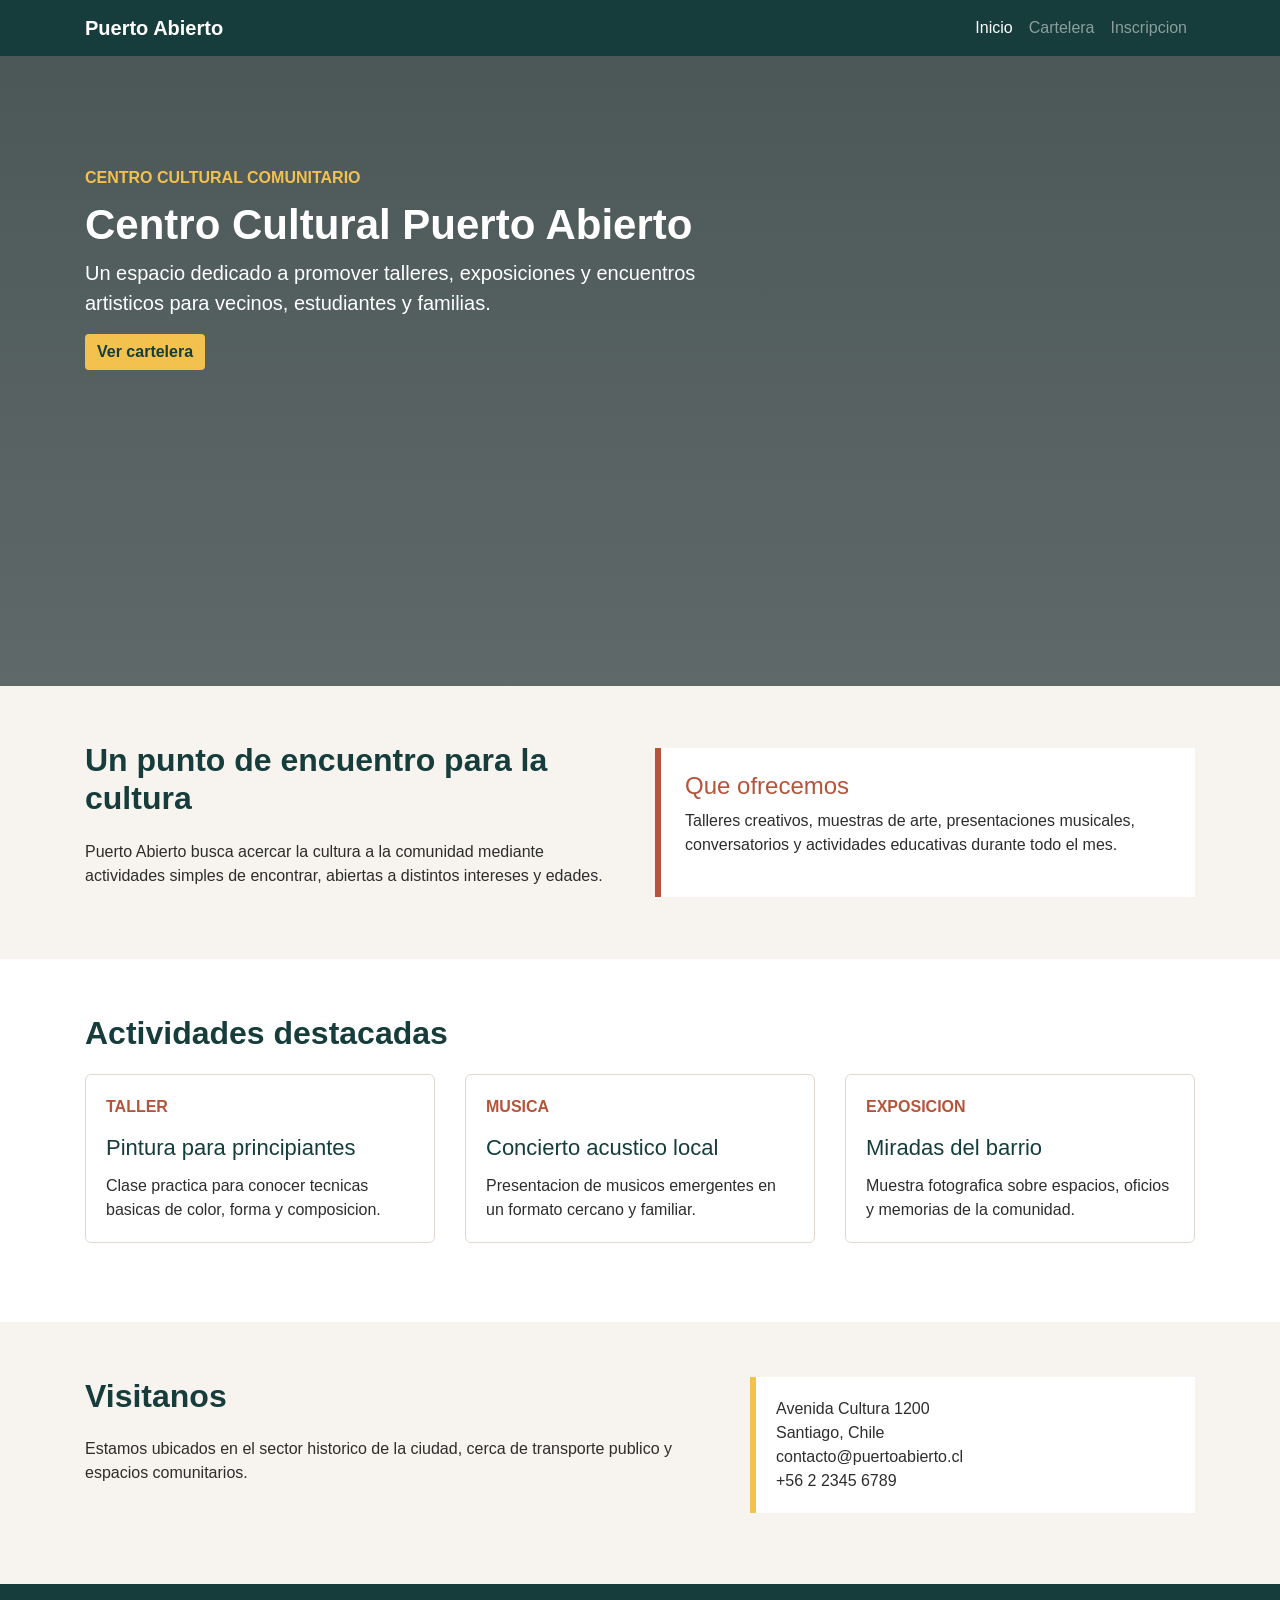
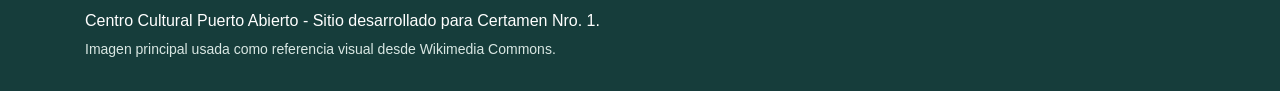
<file: index.html>
<!DOCTYPE html>
<html lang="es">
<head>
    <meta charset="UTF-8">
    <meta name="viewport" content="width=device-width, initial-scale=1.0">
    <title>Centro Cultural Puerto Abierto</title>
    <link rel="stylesheet" href="https://stackpath.bootstrapcdn.com/bootstrap/4.0.0/css/bootstrap.min.css">
    <link rel="stylesheet" href="css/estilos.css">
</head>
<body>
    <header>
        <nav class="navbar navbar-expand-lg navbar-dark bg-principal">
            <div class="container">
                <a class="navbar-brand" href="index.html">Puerto Abierto</a>
                <button class="navbar-toggler" type="button" data-toggle="collapse" data-target="#menuPrincipal" aria-controls="menuPrincipal" aria-expanded="false" aria-label="Abrir menu">
                    <span class="navbar-toggler-icon"></span>
                </button>

                <div class="collapse navbar-collapse" id="menuPrincipal">
                    <div class="navbar-nav ml-auto">
                        <a class="nav-item nav-link active" href="index.html" aria-current="page">Inicio</a>
                        <a class="nav-item nav-link" href="cartelera.html">Cartelera</a>
                        <a class="nav-item nav-link" href="inscripcion.html">Inscripcion</a>
                    </div>
                </div>
            </div>
        </nav>
    </header>

    <main>
        <section class="bienvenida">
            <div class="container">
                <div class="row">
                    <div class="col-12 col-md-8 col-lg-7">
                        <p class="texto-etiqueta">Centro cultural comunitario</p>
                        <h1>Centro Cultural Puerto Abierto</h1>
                        <p class="lead">Un espacio dedicado a promover talleres, exposiciones y encuentros artisticos para vecinos, estudiantes y familias.</p>
                        <a class="btn btn-destacado" href="cartelera.html">Ver cartelera</a>
                    </div>
                </div>
            </div>
        </section>

        <section class="seccion">
            <div class="container">
                <div class="row align-items-center">
                    <div class="col-12 col-md-6">
                        <h2>Un punto de encuentro para la cultura</h2>
                        <p>Puerto Abierto busca acercar la cultura a la comunidad mediante actividades simples de encontrar, abiertas a distintos intereses y edades.</p>
                    </div>
                    <div class="col-12 col-md-6">
                        <div class="bloque-informacion">
                            <h3>Que ofrecemos</h3>
                            <p>Talleres creativos, muestras de arte, presentaciones musicales, conversatorios y actividades educativas durante todo el mes.</p>
                        </div>
                    </div>
                </div>
            </div>
        </section>

        <section class="seccion seccion-clara">
            <div class="container">
                <h2>Actividades destacadas</h2>
                <div class="row">
                    <article class="col-12 col-md-4 mb-4">
                        <div class="card h-100">
                            <div class="card-body">
                                <p class="categoria">Taller</p>
                                <h3 class="card-title">Pintura para principiantes</h3>
                                <p class="card-text">Clase practica para conocer tecnicas basicas de color, forma y composicion.</p>
                            </div>
                        </div>
                    </article>

                    <article class="col-12 col-md-4 mb-4">
                        <div class="card h-100">
                            <div class="card-body">
                                <p class="categoria">Musica</p>
                                <h3 class="card-title">Concierto acustico local</h3>
                                <p class="card-text">Presentacion de musicos emergentes en un formato cercano y familiar.</p>
                            </div>
                        </div>
                    </article>

                    <article class="col-12 col-md-4 mb-4">
                        <div class="card h-100">
                            <div class="card-body">
                                <p class="categoria">Exposicion</p>
                                <h3 class="card-title">Miradas del barrio</h3>
                                <p class="card-text">Muestra fotografica sobre espacios, oficios y memorias de la comunidad.</p>
                            </div>
                        </div>
                    </article>
                </div>
            </div>
        </section>

        <section class="seccion">
            <div class="container">
                <div class="row">
                    <div class="col-12 col-md-7">
                        <h2>Visitanos</h2>
                        <p>Estamos ubicados en el sector historico de la ciudad, cerca de transporte publico y espacios comunitarios.</p>
                    </div>
                    <div class="col-12 col-md-5">
                        <address class="datos-contacto">
                            Avenida Cultura 1200<br>
                            Santiago, Chile<br>
                            contacto@puertoabierto.cl<br>
                            +56 2 2345 6789
                        </address>
                    </div>
                </div>
            </div>
        </section>
    </main>

    <footer class="footer">
        <div class="container">
            <p>Centro Cultural Puerto Abierto - Sitio desarrollado para Certamen Nro. 1.</p>
            <p class="referencia-imagen">Imagen principal usada como referencia visual desde Wikimedia Commons.</p>
        </div>
    </footer>

    <script src="https://code.jquery.com/jquery-3.2.1.slim.min.js"></script>
    <script src="https://cdnjs.cloudflare.com/ajax/libs/popper.js/1.12.9/umd/popper.min.js"></script>
    <script src="https://stackpath.bootstrapcdn.com/bootstrap/4.0.0/js/bootstrap.min.js"></script>
</body>
</html>
</file>
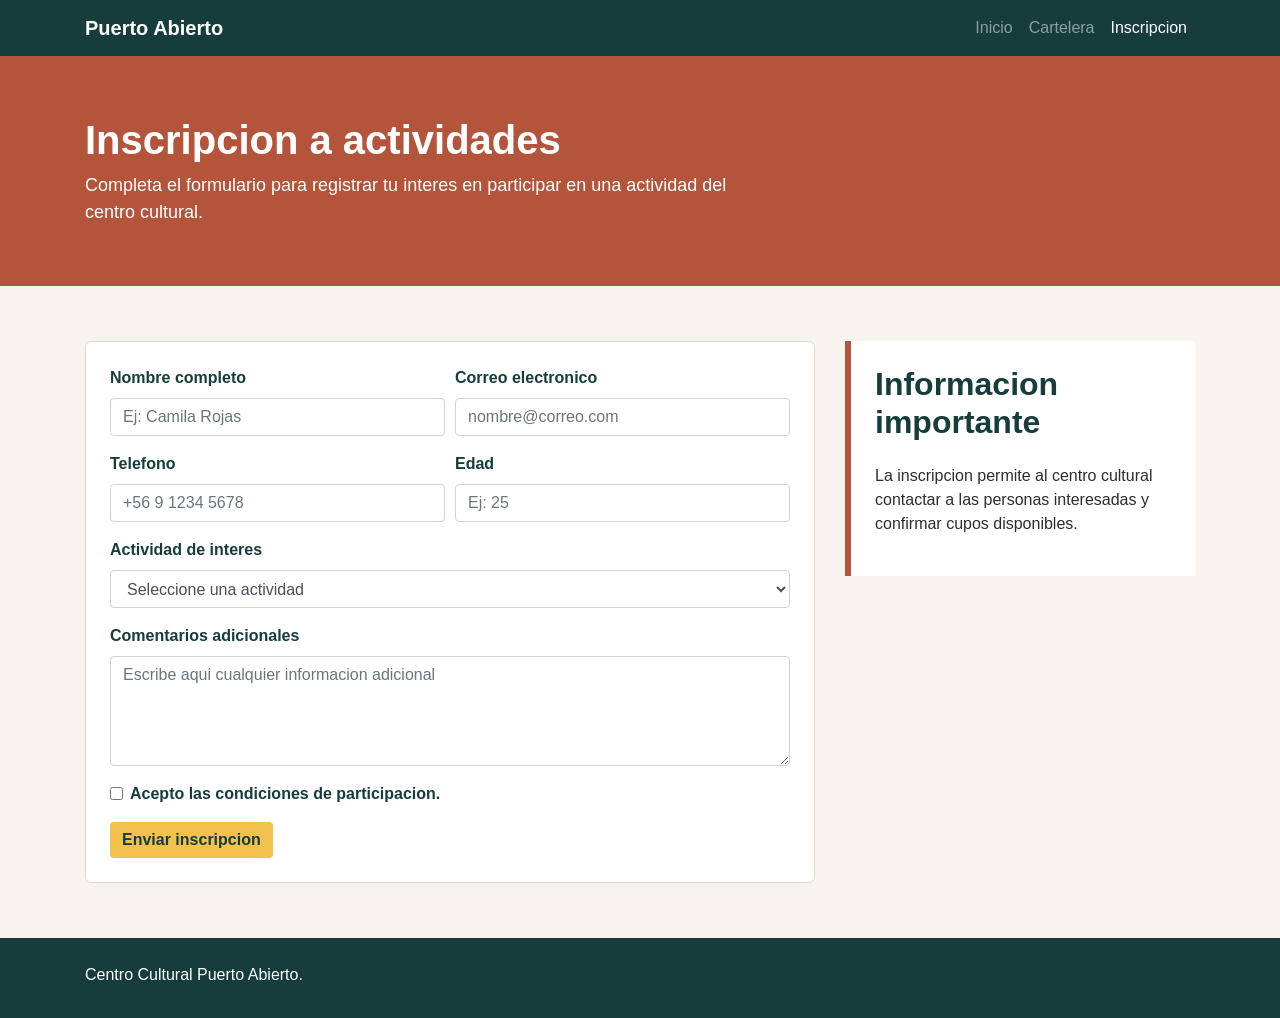
<file: inscripcion.html>
<!DOCTYPE html>
<html lang="es">
<head>
    <meta charset="UTF-8">
    <meta name="viewport" content="width=device-width, initial-scale=1.0">
    <title>Inscripcion - Puerto Abierto</title>
    <link rel="stylesheet" href="https://stackpath.bootstrapcdn.com/bootstrap/4.0.0/css/bootstrap.min.css">
    <link rel="stylesheet" href="css/estilos.css">
</head>
<body>
    <header>
        <nav class="navbar navbar-expand-lg navbar-dark bg-principal">
            <div class="container">
                <a class="navbar-brand" href="index.html">Puerto Abierto</a>
                <button class="navbar-toggler" type="button" data-toggle="collapse" data-target="#menuPrincipal" aria-controls="menuPrincipal" aria-expanded="false" aria-label="Abrir menu">
                    <span class="navbar-toggler-icon"></span>
                </button>

                <div class="collapse navbar-collapse" id="menuPrincipal">
                    <div class="navbar-nav ml-auto">
                        <a class="nav-item nav-link" href="index.html">Inicio</a>
                        <a class="nav-item nav-link" href="cartelera.html">Cartelera</a>
                        <a class="nav-item nav-link active" href="inscripcion.html" aria-current="page">Inscripcion</a>
                    </div>
                </div>
            </div>
        </nav>
    </header>

    <main>
        <section class="encabezado-pagina">
            <div class="container">
                <h1>Inscripcion a actividades</h1>
                <p>Completa el formulario para registrar tu interes en participar en una actividad del centro cultural.</p>
            </div>
        </section>

        <section class="seccion">
            <div class="container">
                <div class="row">
                    <div class="col-12 col-lg-8">
                        <form class="formulario-inscripcion">
                            <div class="form-row">
                                <div class="form-group col-12 col-md-6">
                                    <label for="nombre">Nombre completo</label>
                                    <input type="text" class="form-control" id="nombre" name="nombre" placeholder="Ej: Camila Rojas" required>
                                </div>

                                <div class="form-group col-12 col-md-6">
                                    <label for="correo">Correo electronico</label>
                                    <input type="email" class="form-control" id="correo" name="correo" placeholder="nombre@correo.com" required>
                                </div>
                            </div>

                            <div class="form-row">
                                <div class="form-group col-12 col-md-6">
                                    <label for="telefono">Telefono</label>
                                    <input type="tel" class="form-control" id="telefono" name="telefono" placeholder="+56 9 1234 5678" required>
                                </div>

                                <div class="form-group col-12 col-md-6">
                                    <label for="edad">Edad</label>
                                    <input type="number" class="form-control" id="edad" name="edad" min="1" max="100" placeholder="Ej: 25" required>
                                </div>
                            </div>

                            <div class="form-group">
                                <label for="actividad">Actividad de interes</label>
                                <select class="form-control" id="actividad" name="actividad" required>
                                    <option value="" selected disabled>Seleccione una actividad</option>
                                    <option>Pintura para principiantes</option>
                                    <option>Escena abierta</option>
                                    <option>Concierto acustico local</option>
                                    <option>Miradas del barrio</option>
                                    <option>Movimiento y expresion</option>
                                    <option>Club de lectura comunitario</option>
                                </select>
                            </div>

                            <div class="form-group">
                                <label for="comentarios">Comentarios adicionales</label>
                                <textarea class="form-control" id="comentarios" name="comentarios" rows="4" placeholder="Escribe aqui cualquier informacion adicional"></textarea>
                            </div>

                            <div class="form-group">
                                <div class="form-check">
                                    <input class="form-check-input" type="checkbox" id="condiciones" name="condiciones" required>
                                    <label class="form-check-label" for="condiciones">
                                        Acepto las condiciones de participacion.
                                    </label>
                                </div>
                            </div>

                            <button type="submit" class="btn btn-destacado">Enviar inscripcion</button>
                        </form>
                    </div>

                    <aside class="col-12 col-lg-4 mt-4 mt-lg-0">
                        <div class="bloque-informacion">
                            <h2>Informacion importante</h2>
                            <p>La inscripcion permite al centro cultural contactar a las personas interesadas y confirmar cupos disponibles.</p>
                        </div>
                    </aside>
                </div>
            </div>
        </section>
    </main>

    <footer class="footer">
        <div class="container">
            <p>Centro Cultural Puerto Abierto.</p>
        </div>
    </footer>

    <script src="https://code.jquery.com/jquery-3.2.1.slim.min.js"></script>
    <script src="https://cdnjs.cloudflare.com/ajax/libs/popper.js/1.12.9/umd/popper.min.js"></script>
    <script src="https://stackpath.bootstrapcdn.com/bootstrap/4.0.0/js/bootstrap.min.js"></script>
</body>
</html>
</file>
<file: css/estilos.css>
body {
    font-family: Arial, Helvetica, sans-serif;
    color: #2d2d2d;
    background-color: #f7f3ee;
}

img {
    max-width: 100%;
}

.bg-principal {
    background-color: #163d3b;
}

.navbar-brand {
    font-weight: bold;
}

.nav-link:focus,
.btn:focus,
.form-control:focus,
.form-check-input:focus {
    outline: 3px solid #f2c14e;
    outline-offset: 2px;
}

.bienvenida {
    min-height: 70vh;
    padding: 110px 0;
    color: white;
    background-image: linear-gradient(rgba(16, 33, 35, 0.74), rgba(16, 33, 35, 0.66)), url("https://thumb.wikimedia.org/wikipedia/commons/thumb/6/6c/Centro_Cultural_Estaci%C3%B3n_Mapocho%2C_Santiago_20200203_02.jpg/1280px-Centro_Cultural_Estaci%C3%B3n_Mapocho%2C_Santiago_20200203_02.jpg");
    background-position: center;
    background-size: cover;
}

.bienvenida h1 {
    font-size: 42px;
    font-weight: bold;
}

.texto-etiqueta {
    margin-bottom: 10px;
    color: #f2c14e;
    font-weight: bold;
    text-transform: uppercase;
}

.btn-destacado {
    color: #163d3b;
    background-color: #f2c14e;
    border: 0;
    font-weight: bold;
}

.btn-destacado:hover {
    color: #163d3b;
    background-color: #d9a928;
}

.seccion {
    padding: 55px 0;
}

.encabezado-pagina {
    padding: 60px 0;
    color: #ffffff;
    background-color: #b4553b;
}

.encabezado-pagina h1 {
    font-weight: bold;
}

.encabezado-pagina p {
    max-width: 650px;
    margin-bottom: 0;
    font-size: 18px;
}

.seccion-clara {
    background-color: #ffffff;
}

.seccion h2,
.seccion h1 {
    color: #163d3b;
    font-weight: bold;
    margin-bottom: 22px;
}

.bloque-informacion {
    padding: 24px;
    background-color: #ffffff;
    border-left: 6px solid #b4553b;
}

.bloque-informacion h3 {
    color: #b4553b;
    font-size: 24px;
}

.card {
    border: 1px solid #e0d8ce;
    border-radius: 6px;
}

.actividad img {
    height: 210px;
    width: 100%;
    object-fit: cover;
}

.card-title {
    color: #163d3b;
    font-size: 22px;
}

.categoria {
    color: #b4553b;
    font-weight: bold;
    text-transform: uppercase;
}

.fecha {
    color: #5f6b69;
    font-weight: bold;
}

.datos-contacto {
    padding: 20px;
    background-color: #ffffff;
    border-left: 6px solid #f2c14e;
}

.formulario-inscripcion {
    padding: 24px;
    background-color: #ffffff;
    border: 1px solid #e0d8ce;
    border-radius: 6px;
}

.formulario-inscripcion label {
    color: #163d3b;
    font-weight: bold;
}

.footer {
    padding: 25px 0;
    color: #ffffff;
    background-color: #163d3b;
}

.footer p {
    margin-bottom: 6px;
}

.referencia-imagen {
    font-size: 14px;
    color: #d9e7e3;
}

@media (max-width: 767px) {
    .bienvenida {
        min-height: 60vh;
        padding: 80px 0;
    }

    .bienvenida h1 {
        font-size: 34px;
    }

    .seccion,
    .encabezado-pagina {
        padding: 40px 0;
    }
}
</file>
